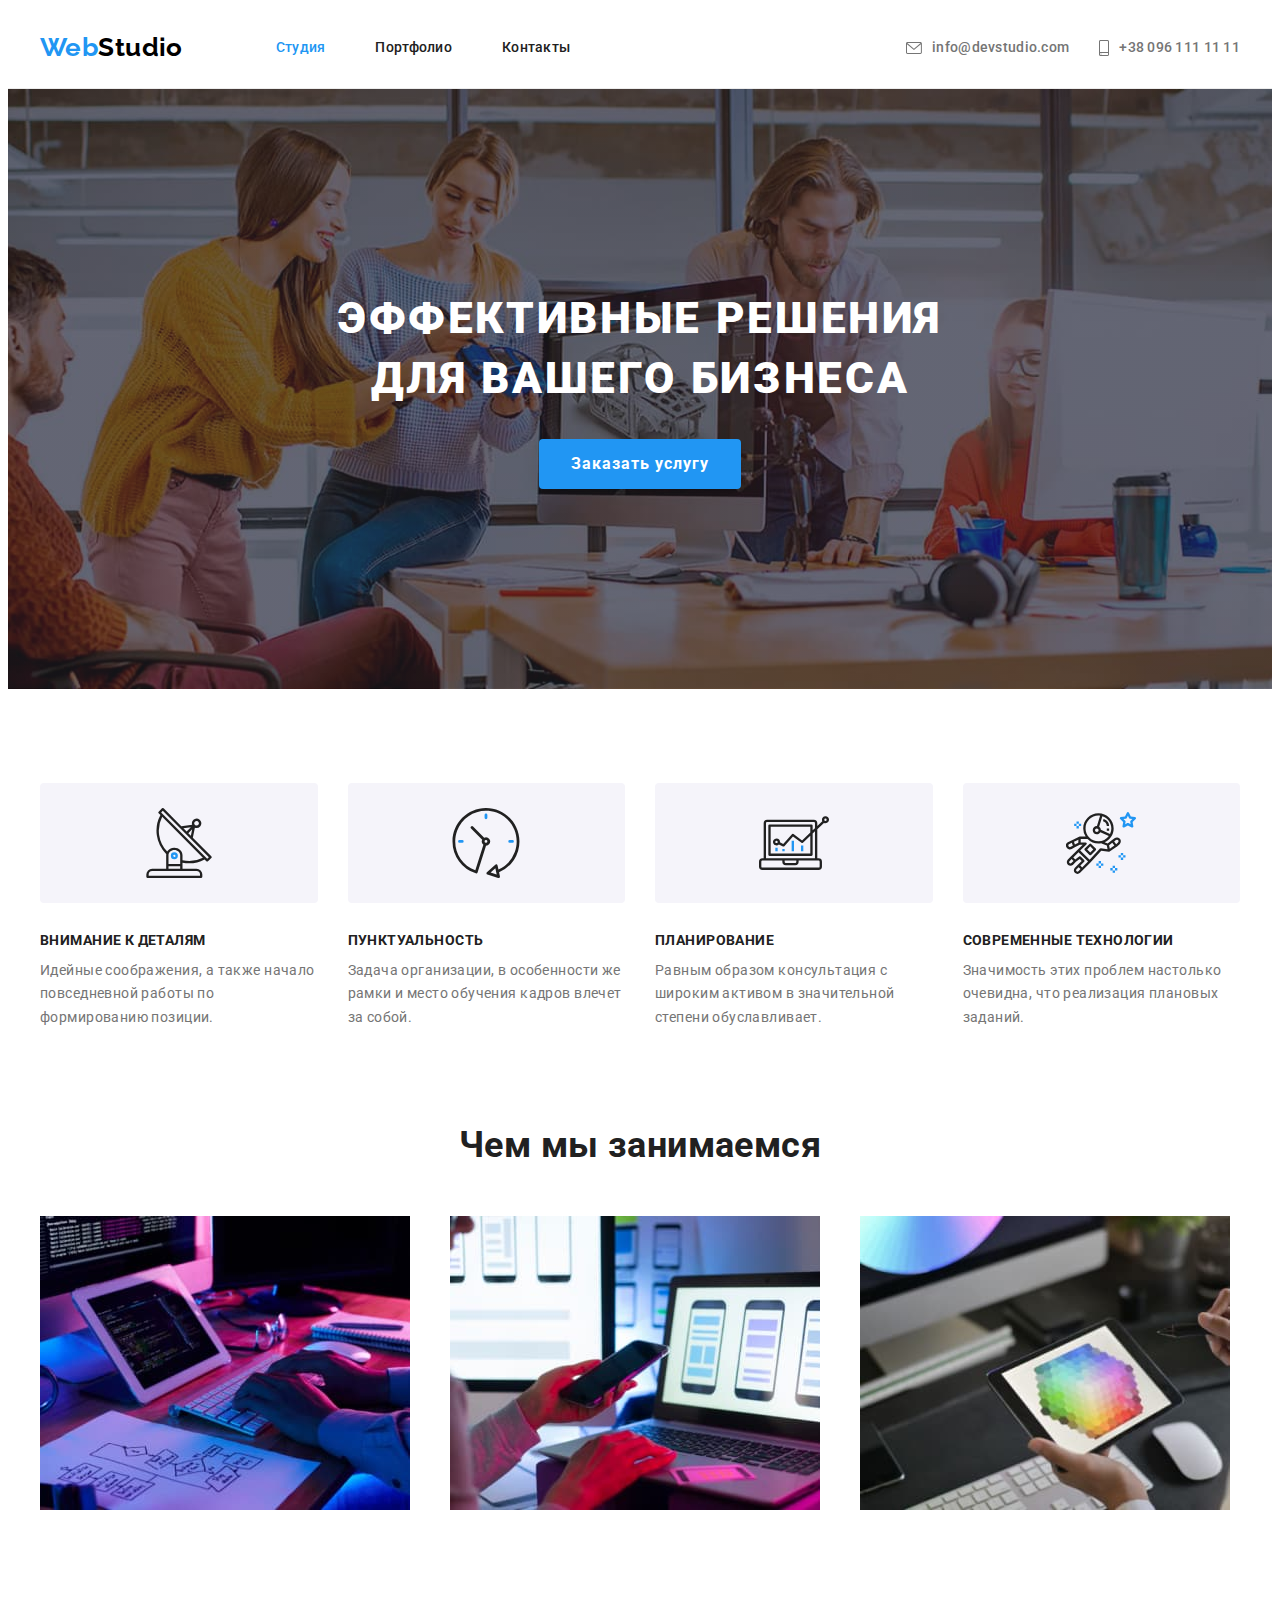
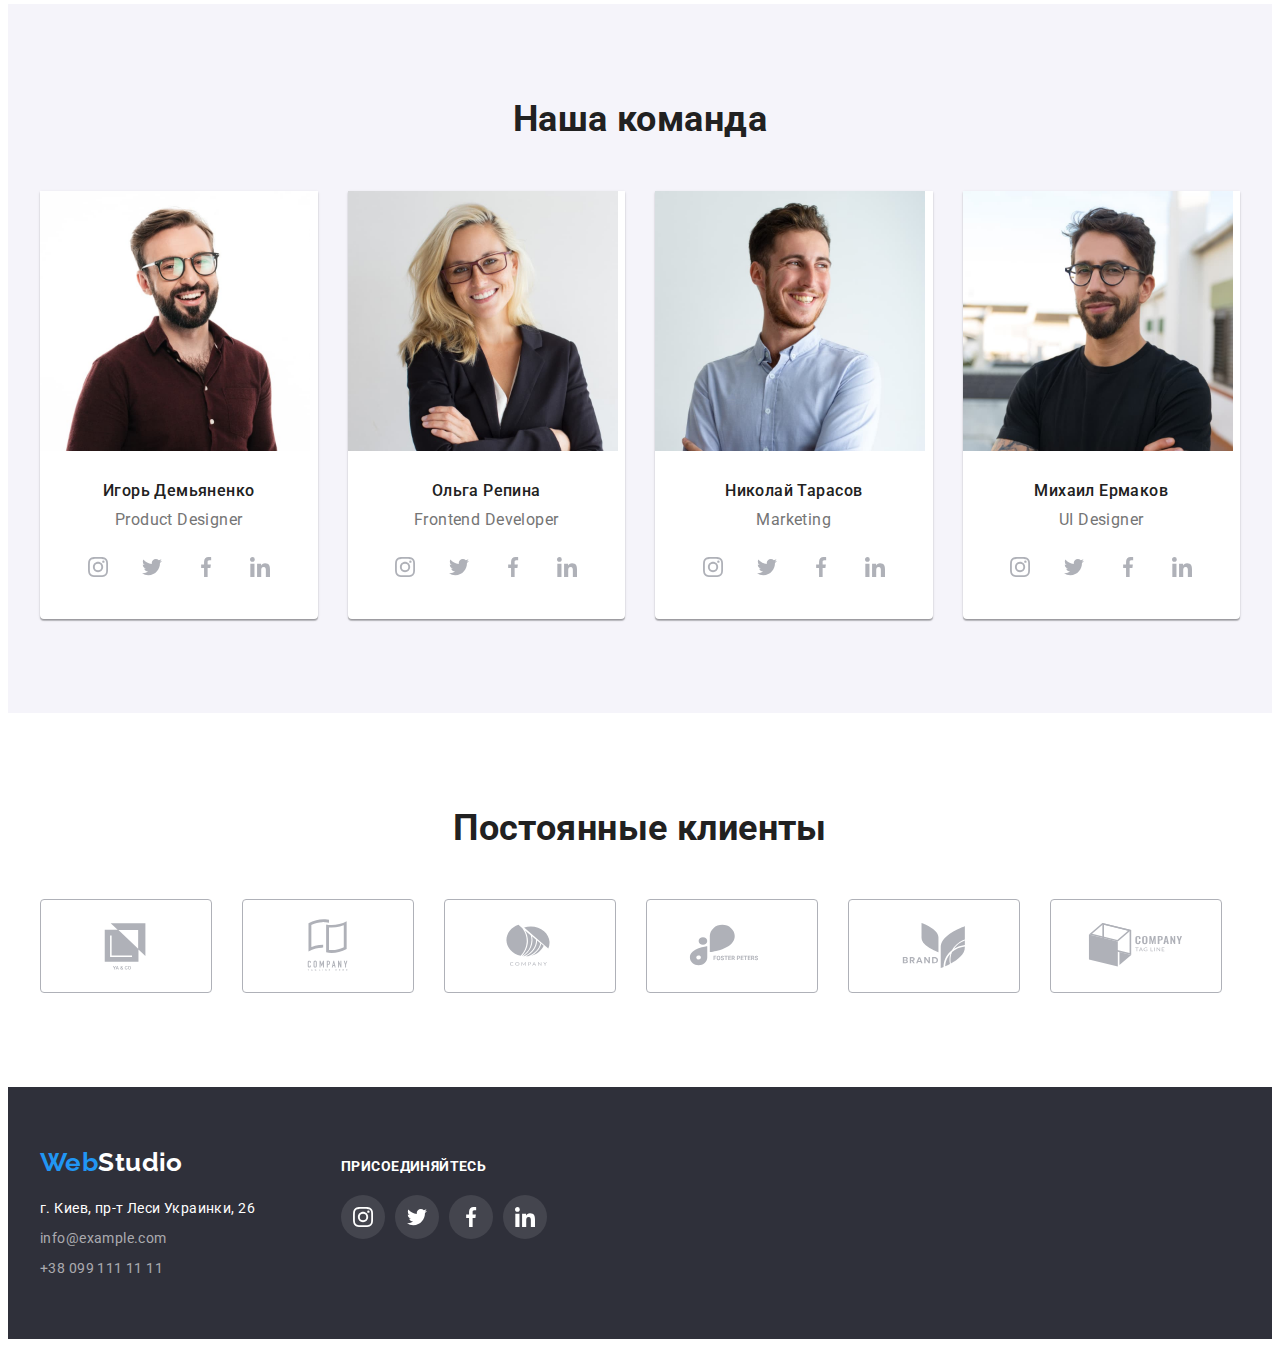
<file: index.html>
<!DOCTYPE html>
<html lang="ru">
  <head>
    <meta charset="UTF-8" />
    <meta http-equiv="X-UA-Compatible" content="IE=edge" />
    <meta name="viewport" content="width=device-width, initial-scale=1.0" />

    <title>Web Studio</title>

    <link rel="preconnect" href="https://fonts.googleapis.com" />
    <link rel="preconnect" href="https://fonts.gstatic.com" crossorigin />
    <link
      href="https://fonts.googleapis.com/css2?family=Raleway:wght@700&family=Roboto:wght@400;500;700;900&display=swap"
      rel="stylesheet"
    />

    <link
      rel="stylesheet"
      href="https://cdnjs.cloudflare.com/ajax/libs/modern-normalize/1.1.0/modern-normalize.min.css"
      integrity="sha512-wpPYUAdjBVSE4KJnH1VR1HeZfpl1ub8YT/NKx4PuQ5NmX2tKuGu6U/JRp5y+Y8XG2tV+wKQpNHVUX03MfMFn9Q=="
      crossorigin="anonymous"
      referrerpolicy="no-referrer"
    />
    <link rel="stylesheet" href="./css/styles.css" />
  </head>

  <body>
    <!-- Page header  -->
    <header class="page-header">
      <div class="page-header-inner container">
        <nav class="main-nav">
          <a class="header-logo logo link" href="./index.html"
            ><span class="accent-color">Web</span>Studio</a
          >
          <ul class="site-nav list">
            <li class="site-nav-item">
              <a class="site-nav-link link current" href="./index.html">Студия</a>
            </li>

            <li class="site-nav-item">
              <a class="site-nav-link link" href="./portfolio.html">Портфолио</a>
            </li>

            <li class="site-nav-item">
              <a class="site-nav-link link" href="">Контакты</a>
            </li>
          </ul>
        </nav>

        <ul class="header-contacts list">
          <li class="header-contacts-item">
            <a class="header-contacts-link link" href="mailto:info@devstudio.com">
              <svg class="header-contacts-icon" width="16" height="12">
                <use href="./images/sprite.svg#envelope"></use>
              </svg>
              info@devstudio.com</a
            >
          </li>

          <li class="header-contacts-item">
            <a class="header-contacts-link link" href="tel:+380961111111">
              <svg class="header-contacts-icon" width="10" height="16">
                <use href="./images/sprite.svg#smartphone"></use>
              </svg>
              +38 096 111 11 11</a
            >
          </li>
        </ul>
      </div>
    </header>

    <main>
      <!-- Section hero -->
      <section class="section-hero">
        <div class="container-hero">
          <h1 class="hero-title">Эффективные решения для вашего бизнеса</h1>
          <button class="hero-button" type="button">Заказать услугу</button>
        </div>
      </section>

      <!-- Section features -->
      <section class="section-features section">
        <div class="container">
          <h2 class="visually-hidden">Наши особенности</h2>
          <ul class="features-list list">
            <li class="features-item">
              <div class="fetures-thumb">
                <svg class="features-icon" width="70" height="70">
                  <use href="./images/sprite.svg#antenna"></use>
                </svg>
              </div>
              <h3 class="features-title">Внимание к деталям</h3>
              <p class="features-description">
                Идейные соображения, а также начало повседневной работы по формированию позиции.
              </p>
            </li>

            <li class="features-item">
              <div class="fetures-thumb">
                <svg class="features-icon" width="70" height="70">
                  <use href="./images/sprite.svg#clock"></use>
                </svg>
              </div>
              <h3 class="features-title">Пунктуальность</h3>
              <p class="features-description">
                Задача организации, в особенности же рамки и место обучения кадров влечет за собой.
              </p>
            </li>

            <li class="features-item">
              <div class="fetures-thumb">
                <svg class="features-icon" width="70" height="70">
                  <use href="./images/sprite.svg#diagram"></use>
                </svg>
              </div>
              <h3 class="features-title">Планирование</h3>
              <p class="features-description">
                Равным образом консультация с широким активом в значительной степени обуславливает.
              </p>
            </li>

            <li class="features-item">
              <div class="fetures-thumb">
                <svg class="features-icon" width="70" height="70">
                  <use href="./images/sprite.svg#astronaut"></use>
                </svg>
              </div>
              <h3 class="features-title">Современные технологии</h3>
              <p class="features-description">
                Значимость этих проблем настолько очевидна, что реализация плановых заданий.
              </p>
            </li>
          </ul>
        </div>
      </section>

      <!-- Section working -->
      <section class="section-working section">
        <div class="container">
          <h2 class="section-title">Чем мы занимаемся</h2>
          <ul class="working-list list">
            <li class="working-item">
              <img
                src="./images/work1.jpg"
                alt="Написание кода для десктопного приложения"
                width="370"
                height="294"
              />
            </li>

            <li class="working-item">
              <img
                src="./images/work2.jpg"
                alt="Разработка мобильного приложения"
                width="370"
                height="294"
              />
            </li>

            <li class="working-item">
              <img
                src="./images/work3.jpg"
                alt="Подбор цвета на палитре"
                width="370"
                height="294"
              />
            </li>
          </ul>
        </div>
      </section>

      <!-- Section team -->
      <section class="section-team section">
        <div class="container">
          <h2 class="section-title">Наша команда</h2>
          <ul class="team-card-list list">
            <li class="team-card-item">
              <img
                src="./images/team-mate1.jpg"
                alt="Фото Игоря Демьяненко"
                width="270"
                height="260"
              />

              <div class="team-card-content">
                <h3 class="team-card-name">Игорь Демьяненко</h3>
                <p class="team-card-description" lang="en">Product Designer</p>

                <ul class="social-list list">
                  <li class="social-item">
                    <a
                      class="team-social-link social-link"
                      href=""
                      target="_blank"
                      rel="noopener noreferrer"
                    >
                      <svg class="social-icon" width="20" height="20" aria-label="instagram">
                        <use href="./images/sprite.svg#instagram"></use>
                      </svg>
                    </a>
                  </li>

                  <li class="social-item">
                    <a
                      class="team-social-link social-link"
                      href=""
                      target="_blank"
                      rel="noopener noreferrer"
                    >
                      <svg class="social-icon" width="20" height="20" aria-label="twitter">
                        <use href="./images/sprite.svg#twitter"></use>
                      </svg>
                    </a>
                  </li>

                  <li class="social-item">
                    <a
                      class="team-social-link social-link"
                      href=""
                      target="_blank"
                      rel="noopener noreferrer"
                    >
                      <svg class="social-icon" width="20" height="20" aria-label="facebook">
                        <use href="./images/sprite.svg#facebook"></use>
                      </svg>
                    </a>
                  </li>

                  <li class="social-item">
                    <a
                      class="team-social-link social-link"
                      href=""
                      target="_blank"
                      rel="noopener noreferrer"
                    >
                      <svg class="social-icon" width="20" height="20" aria-label="linkedin">
                        <use href="./images/sprite.svg#linkedin"></use>
                      </svg>
                    </a>
                  </li>
                </ul>
              </div>
            </li>

            <li class="team-card-item">
              <img
                src="./images/team-mate2.jpg"
                alt="Фото Ольги Репиной"
                width="270"
                height="260"
              />

              <div class="team-card-content">
                <h3 class="team-card-name">Ольга Репина</h3>
                <p class="team-card-description" lang="en">Frontend Developer</p>

                <ul class="social-list list">
                  <li class="social-item">
                    <a
                      class="team-social-link social-link"
                      href=""
                      target="_blank"
                      rel="noopener noreferrer"
                    >
                      <svg class="social-icon" width="20" height="20" aria-label="instagram">
                        <use href="./images/sprite.svg#instagram"></use>
                      </svg>
                    </a>
                  </li>

                  <li class="social-item">
                    <a
                      class="team-social-link social-link"
                      href=""
                      target="_blank"
                      rel="noopener noreferrer"
                    >
                      <svg class="social-icon" width="20" height="20" aria-label="twitter">
                        <use href="./images/sprite.svg#twitter"></use>
                      </svg>
                    </a>
                  </li>

                  <li class="social-item">
                    <a
                      class="team-social-link social-link"
                      href=""
                      target="_blank"
                      rel="noopener noreferrer"
                    >
                      <svg class="social-icon" width="20" height="20" aria-label="facebook">
                        <use href="./images/sprite.svg#facebook"></use>
                      </svg>
                    </a>
                  </li>

                  <li class="social-item">
                    <a
                      class="team-social-link social-link"
                      href=""
                      target="_blank"
                      rel="noopener noreferrer"
                    >
                      <svg class="social-icon" width="20" height="20" aria-label="linkedin">
                        <use href="./images/sprite.svg#linkedin"></use>
                      </svg>
                    </a>
                  </li>
                </ul>
              </div>
            </li>

            <li class="team-card-item">
              <img
                src="./images/team-mate3.jpg"
                alt="Фото Николая Тарасова"
                width="270"
                height="260"
              />

              <div class="team-card-content">
                <h3 class="team-card-name">Николай Тарасов</h3>
                <p class="team-card-description" lang="en">Marketing</p>

                <ul class="social-list list">
                  <li class="social-item">
                    <a
                      class="team-social-link social-link"
                      href=""
                      target="_blank"
                      rel="noopener noreferrer"
                    >
                      <svg class="social-icon" width="20" height="20" aria-label="instagram">
                        <use href="./images/sprite.svg#instagram"></use>
                      </svg>
                    </a>
                  </li>

                  <li class="social-item">
                    <a
                      class="team-social-link social-link"
                      href=""
                      target="_blank"
                      rel="noopener noreferrer"
                    >
                      <svg class="social-icon" width="20" height="20" aria-label="twitter">
                        <use href="./images/sprite.svg#twitter"></use>
                      </svg>
                    </a>
                  </li>

                  <li class="social-item">
                    <a
                      class="team-social-link social-link"
                      href=""
                      target="_blank"
                      rel="noopener noreferrer"
                    >
                      <svg class="social-icon" width="20" height="20" aria-label="facebook">
                        <use href="./images/sprite.svg#facebook"></use>
                      </svg>
                    </a>
                  </li>

                  <li class="social-item">
                    <a
                      class="team-social-link social-link"
                      href=""
                      target="_blank"
                      rel="noopener noreferrer"
                    >
                      <svg class="social-icon" width="20" height="20" aria-label="linkedin">
                        <use href="./images/sprite.svg#linkedin"></use>
                      </svg>
                    </a>
                  </li>
                </ul>
              </div>
            </li>

            <li class="team-card-item">
              <img
                src="./images/team-mate4.jpg"
                alt="Фото Михаила Ермакова"
                width="270"
                height="260"
              />

              <div class="team-card-content">
                <h3 class="team-card-name">Михаил Ермаков</h3>
                <p class="team-card-description" lang="en">UI Designer</p>

                <ul class="social-list list">
                  <li class="social-item">
                    <a
                      class="team-social-link social-link"
                      href=""
                      target="_blank"
                      rel="noopener noreferrer"
                    >
                      <svg class="social-icon" width="20" height="20" aria-label="instagram">
                        <use href="./images/sprite.svg#instagram"></use>
                      </svg>
                    </a>
                  </li>

                  <li class="social-item">
                    <a
                      class="team-social-link social-link"
                      href=""
                      target="_blank"
                      rel="noopener noreferrer"
                    >
                      <svg class="social-icon" width="20" height="20" aria-label="twitter">
                        <use href="./images/sprite.svg#twitter"></use>
                      </svg>
                    </a>
                  </li>

                  <li class="social-item">
                    <a
                      class="team-social-link social-link"
                      href=""
                      target="_blank"
                      rel="noopener noreferrer"
                    >
                      <svg class="social-icon" width="20" height="20" aria-label="facebook">
                        <use href="./images/sprite.svg#facebook"></use>
                      </svg>
                    </a>
                  </li>

                  <li class="social-item">
                    <a
                      class="team-social-link social-link"
                      href=""
                      target="_blank"
                      rel="noopener noreferrer"
                    >
                      <svg class="social-icon" width="20" height="20" aria-label="linkedin">
                        <use href="./images/sprite.svg#linkedin"></use>
                      </svg>
                    </a>
                  </li>
                </ul>
              </div>
            </li>
          </ul>
        </div>
      </section>

      <!-- Section clients -->
      <section class="section-clients section">
        <div class="container">
          <h2 class="section-title">Постоянные клиенты</h2>

          <ul class="clients-list list">
            <li class="clients-item">
              <a class="clients-link" href="" target="_blank" rel="noopener noreferrer"
                ><svg class="clients-icon" width="106" height="60">
                  <use href="./images/sprite.svg#client1"></use>
                </svg>
              </a>
            </li>

            <li class="clients-item">
              <a class="clients-link" href="" target="_blank" rel="noopener noreferrer"
                ><svg class="clients-icon" width="106" height="60">
                  <use href="./images/sprite.svg#client2"></use>
                </svg>
              </a>
            </li>

            <li class="clients-item">
              <a class="clients-link" href="" target="_blank" rel="noopener noreferrer"
                ><svg class="clients-icon" width="106" height="60">
                  <use href="./images/sprite.svg#client3"></use>
                </svg>
              </a>
            </li>

            <li class="clients-item">
              <a class="clients-link" href="" target="_blank" rel="noopener noreferrer"
                ><svg class="clients-icon" width="106" height="60">
                  <use href="./images/sprite.svg#client4"></use>
                </svg>
              </a>
            </li>

            <li class="clients-item">
              <a class="clients-link" href="" target="_blank" rel="noopener noreferrer"
                ><svg class="clients-icon" width="106" height="60">
                  <use href="./images/sprite.svg#client5"></use>
                </svg>
              </a>
            </li>

            <li class="clients-item">
              <a class="clients-link" href="" target="_blank" rel="noopener noreferrer"
                ><svg class="clients-icon" width="106" height="60">
                  <use href="./images/sprite.svg#client6"></use>
                </svg>
              </a>
            </li>
          </ul>
        </div>
      </section>
    </main>

    <!-- Page footer -->
    <footer class="page-footer">
      <div class="footer-container container">
        <div class="footer-address-box">
          <a class="footer-logo logo link" href="./index.html"
            ><span class="accent-color">Web</span>Studio</a
          >

          <address class="footer-address">
            <ul class="footer-address-list list">
              <li class="footer-address-item">
                <a
                  class="footer-address-link link"
                  href="https://goo.gl/maps/VHeJ8xH6MeGUkps48"
                  target="_blank"
                  rel="noopener noreferrer"
                  >г. Киев, пр-т Леси Украинки, 26</a
                >
              </li>

              <li class="footer-address-item">
                <a class="footer-contact-link link" href="mailto:info@example.com"
                  >info@example.com</a
                >
              </li>

              <li class="footer-address-item">
                <a class="footer-contact-link link" href="tel:+380961111111">+38 099 111 11 11</a>
              </li>
            </ul>
          </address>
        </div>

        <div class="footer-social-box">
          <b class="footer-social-title">присоединяйтесь</b>
          <ul class="footer-social-list social-list list">
            <li class="social-item">
              <a
                class="footer-social-link social-link"
                href=""
                target="_blank"
                rel="noopener noreferrer"
              >
                <svg class="social-icon" width="20" height="20" aria-label="instagram">
                  <use href="./images/sprite.svg#instagram"></use>
                </svg>
              </a>
            </li>

            <li class="social-item">
              <a
                class="footer-social-link social-link"
                href=""
                target="_blank"
                rel="noopener noreferrer"
              >
                <svg class="social-icon" width="20" height="20" aria-label="twitter">
                  <use href="./images/sprite.svg#twitter"></use>
                </svg>
              </a>
            </li>

            <li class="social-item">
              <a
                class="footer-social-link social-link"
                href=""
                target="_blank"
                rel="noopener noreferrer"
              >
                <svg class="social-icon" width="20" height="20" aria-label="facebook">
                  <use href="./images/sprite.svg#facebook"></use>
                </svg>
              </a>
            </li>

            <li class="social-item">
              <a
                class="footer-social-link social-link"
                href=""
                target="_blank"
                rel="noopener noreferrer"
              >
                <svg class="social-icon" width="20" height="20" aria-label="linkedin">
                  <use href="./images/sprite.svg#linkedin"></use>
                </svg>
              </a>
            </li>
          </ul>
        </div>
      </div>
    </footer>
  </body>
</html>
</file>
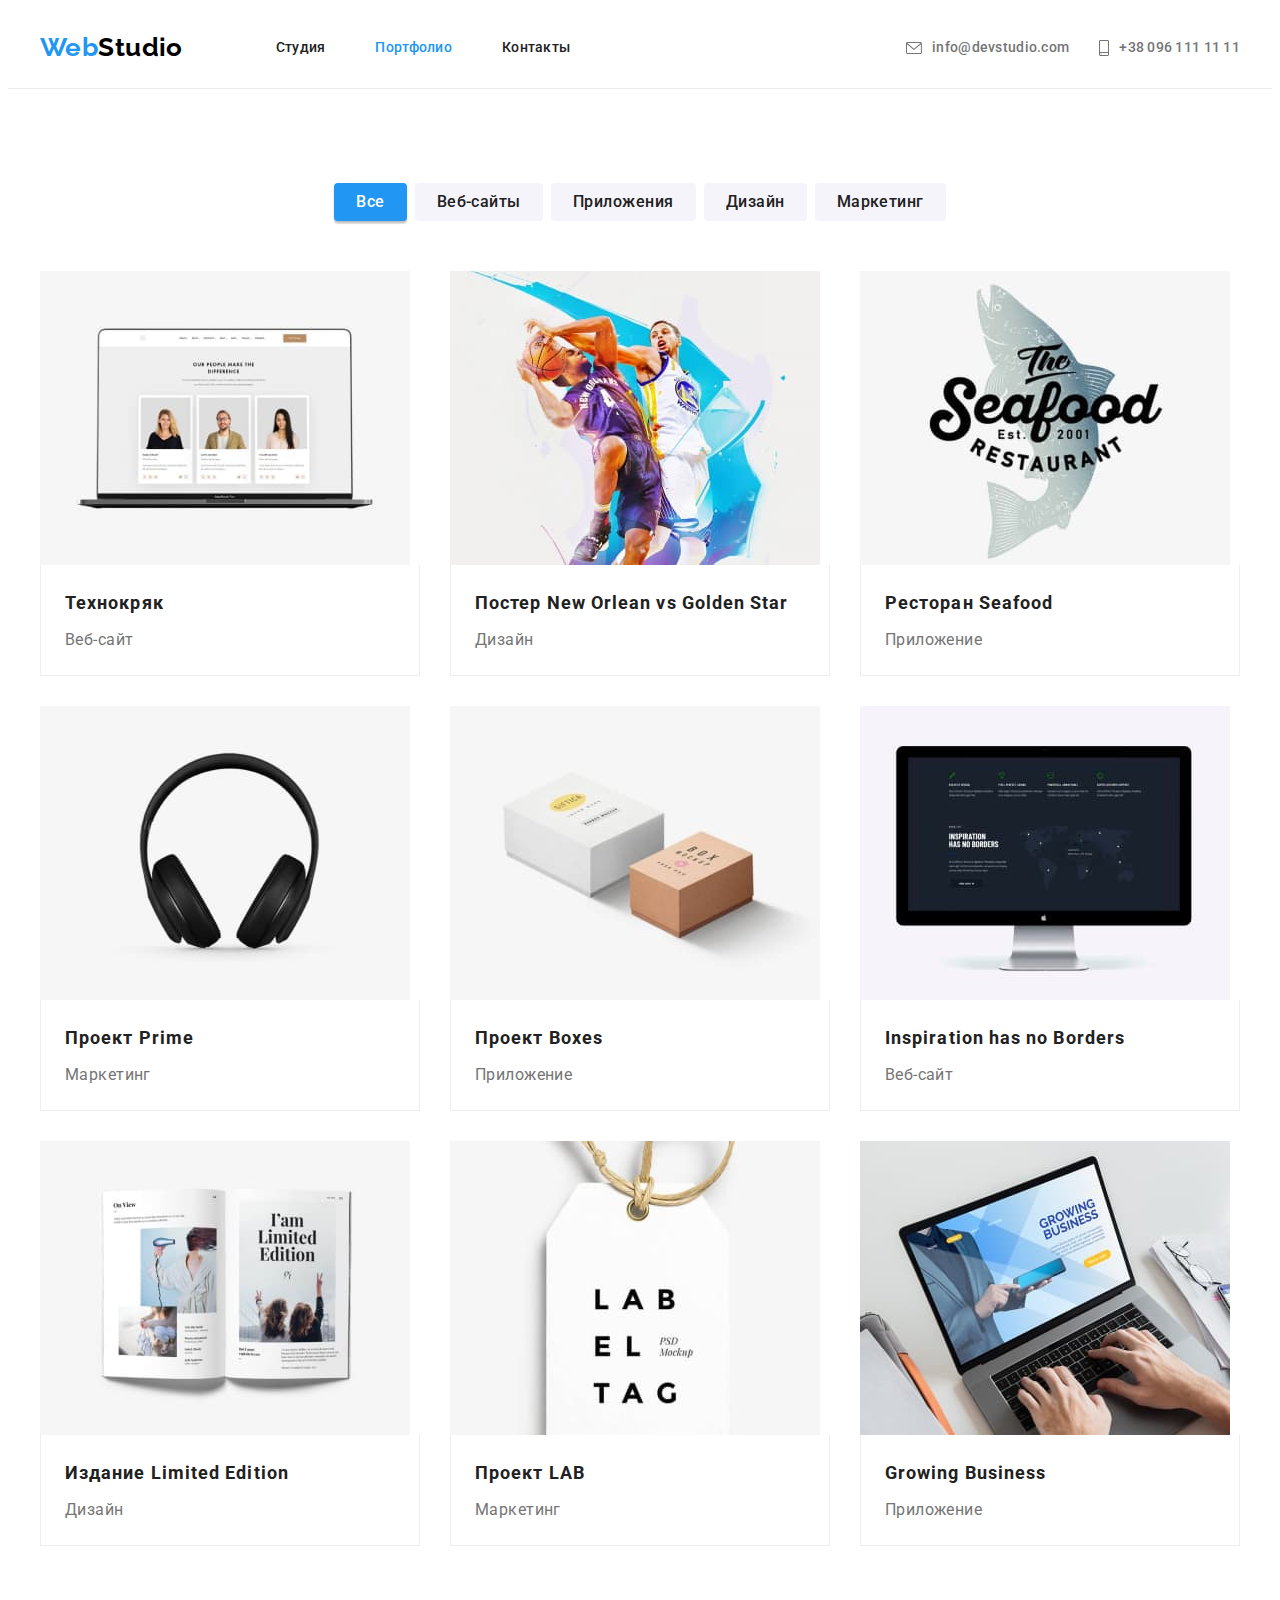
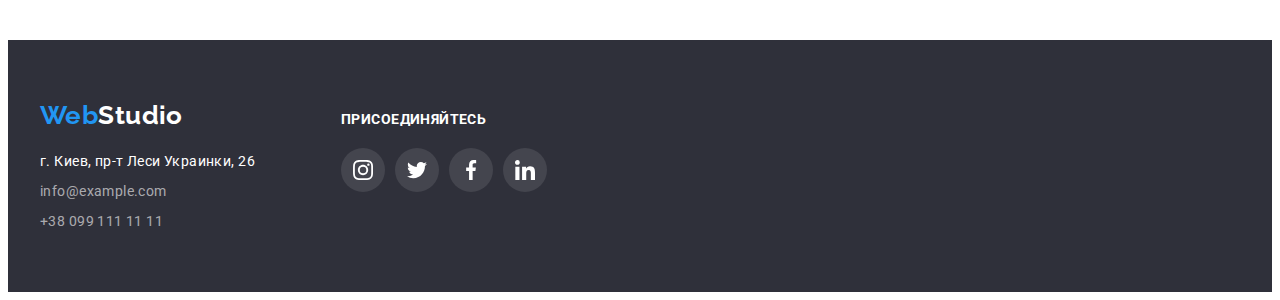
<file: portfolio.html>
<!DOCTYPE html>
<html lang="ru">
  <head>
    <meta charset="UTF-8" />
    <meta http-equiv="X-UA-Compatible" content="IE=edge" />
    <meta name="viewport" content="width=device-width, initial-scale=1.0" />

    <title>Web Studio</title>

    <link rel="preconnect" href="https://fonts.googleapis.com" />
    <link rel="preconnect" href="https://fonts.gstatic.com" crossorigin />
    <link
      href="https://fonts.googleapis.com/css2?family=Raleway:wght@700&family=Roboto:wght@400;500;700;900&display=swap"
      rel="stylesheet"
    />

    <link
      rel="stylesheet"
      href="https://cdnjs.cloudflare.com/ajax/libs/modern-normalize/1.1.0/modern-normalize.min.css"
      integrity="sha512-wpPYUAdjBVSE4KJnH1VR1HeZfpl1ub8YT/NKx4PuQ5NmX2tKuGu6U/JRp5y+Y8XG2tV+wKQpNHVUX03MfMFn9Q=="
      crossorigin="anonymous"
      referrerpolicy="no-referrer"
    />
    <link rel="stylesheet" href="./css/styles.css" />
  </head>

  <body>
    <!-- Page header  -->
    <header class="page-header">
      <div class="page-header-inner container">
        <nav class="main-nav">
          <a class="header-logo logo link" href="./index.html"
            ><span class="accent-color">Web</span>Studio</a
          >
          <ul class="site-nav list">
            <li class="site-nav-item">
              <a class="site-nav-link link" href="./index.html">Студия</a>
            </li>

            <li class="site-nav-item">
              <a class="site-nav-link link current" href="./portfolio.html">Портфолио</a>
            </li>

            <li class="site-nav-item">
              <a class="site-nav-link link" href="">Контакты</a>
            </li>
          </ul>
        </nav>

        <ul class="header-contacts list">
          <li class="header-contacts-item">
            <a class="header-contacts-link link" href="mailto:info@devstudio.com">
              <svg class="header-contacts-icon" width="16" height="12">
                <use href="./images/sprite.svg#envelope"></use>
              </svg>
              info@devstudio.com</a
            >
          </li>

          <li class="header-contacts-item">
            <a class="header-contacts-link link" href="tel:+380961111111">
              <svg class="header-contacts-icon" width="10" height="16">
                <use href="./images/sprite.svg#smartphone"></use>
              </svg>
              +38 096 111 11 11</a
            >
          </li>
        </ul>
      </div>
    </header>

    <main>
      <section class="section-portfolio section">
        <div class="portfolio-container container">
          <h1 class="visually-hidden">Наши работы</h1>

          <!-- Filter -->
          <ul class="filter-list list">
            <li class="filter-item">
              <button class="filter-btn is-active" type="button" data-filter="all">Все</button>
            </li>
            <li class="filter-item">
              <button class="filter-btn" type="button" data-filter="website">Веб-сайты</button>
            </li>
            <li class="filter-item">
              <button class="filter-btn" type="button" data-filter="apps">Приложения</button>
            </li>
            <li class="filter-item">
              <button class="filter-btn" type="button" data-filter="design">Дизайн</button>
            </li>
            <li class="filter-item">
              <button class="filter-btn" type="button" data-filter="marketing">Маркетинг</button>
            </li>
          </ul>

          <!-- Gallery -->
          <ul class="card-set-list list">
            <li class="card-set-item website">
              <a class="card-set-link link" href="">
                <div class="card-set-thumb">
                  <img
                    src="./images/img-portfolio1.jpg"
                    alt="Веб-сайт на экране ноутбука"
                    width="370"
                    height="294"
                  />
                </div>

                <div class="card-set-content">
                  <h2 class="card-set-title">Технокряк</h2>
                  <p class="card-set-description">Веб-сайт</p>
                </div>
              </a>
            </li>

            <li class="card-set-item design">
              <a class="card-set-link link" href="">
                <div class="card-set-thumb">
                  <img
                    src="./images/img-portfolio2.jpg"
                    alt="Баскетболисты с мячем"
                    width="370"
                    height="294"
                  />
                </div>

                <div class="card-set-content">
                  <h2 class="card-set-title">
                    Постер <span lang="en">New Orlean vs Golden Star</span>
                  </h2>
                  <p class="card-set-description">Дизайн</p>
                </div>
              </a>
            </li>

            <li class="card-set-item apps">
              <a class="card-set-link link" href="">
                <div class="card-set-thumb">
                  <img
                    src="./images/img-portfolio3.jpg"
                    alt="Логотип ресторана Seafood"
                    width="370"
                    height="294"
                  />
                </div>

                <div class="card-set-content">
                  <h2 class="card-set-title">Ресторан <span lang="en">Seafood</span></h2>
                  <p class="card-set-description">Приложение</p>
                </div>
              </a>
            </li>

            <li class="card-set-item marketing">
              <a class="card-set-link link" href="">
                <div class="card-set-thumb">
                  <img src="./images/img-portfolio4.jpg" alt="Наушники" width="370" height="294" />
                </div>

                <div class="card-set-content">
                  <h2 class="card-set-title">Проект <span lang="en">Prime</span></h2>
                  <p class="card-set-description">Маркетинг</p>
                </div>
              </a>
            </li>

            <li class="card-set-item apps">
              <a class="card-set-link link" href="">
                <div class="card-set-thumb">
                  <img
                    src="./images/img-portfolio5.jpg"
                    alt="Две коробки"
                    width="370"
                    height="294"
                  />
                </div>

                <div class="card-set-content">
                  <h2 class="card-set-title">Проект <span lang="en">Boxes</span></h2>
                  <p class="card-set-description">Приложение</p>
                </div>
              </a>
            </li>

            <li class="card-set-item website">
              <a class="card-set-link link" href="">
                <div class="card-set-thumb">
                  <img
                    src="./images/img-portfolio6.jpg"
                    alt="Веб-сайт на экране монитора"
                    width="370"
                    height="294"
                  />
                </div>

                <div class="card-set-content">
                  <h2 class="card-set-title" lang="en">Inspiration has no Borders</h2>
                  <p class="card-set-description">Веб-сайт</p>
                </div>
              </a>
            </li>

            <li class="card-set-item design">
              <a class="card-set-link link" href="">
                <div class="card-set-thumb">
                  <img
                    src="./images/img-portfolio7.jpg"
                    alt="Открытый журнал"
                    width="370"
                    height="294"
                  />
                </div>

                <div class="card-set-content">
                  <h2 class="card-set-title">Издание <span lang="en">Limited Edition</span></h2>
                  <p class="card-set-description">Дизайн</p>
                </div>
              </a>
            </li>

            <li class="card-set-item marketing">
              <a class="card-set-link link" href="">
                <div class="card-set-thumb">
                  <img src="./images/img-portfolio8.jpg" alt="Бирка" width="370" height="294" />
                </div>

                <div class="card-set-content">
                  <h2 class="card-set-title">Проект <span lang="en">LAB</span></h2>
                  <p class="card-set-description">Маркетинг</p>
                </div>
              </a>
            </li>

            <li class="card-set-item apps">
              <a class="card-set-link link" href="">
                <div class="card-set-thumb">
                  <img
                    src="./images/img-portfolio9.jpg"
                    alt="Приложение на экране ноутбука"
                    width="370"
                    height="294"
                  />
                </div>

                <div class="card-set-content">
                  <h2 class="card-set-title" lang="en">Growing Business</h2>
                  <p class="card-set-description">Приложение</p>
                </div>
              </a>
            </li>
          </ul>
        </div>
      </section>
    </main>

    <!-- Page footer -->
    <footer class="page-footer">
      <div class="footer-container container">
        <div class="footer-address-box">
          <a class="footer-logo logo link" href="./index.html"
            ><span class="accent-color">Web</span>Studio</a
          >

          <address class="footer-address">
            <ul class="footer-address-list list">
              <li class="footer-address-item">
                <a
                  class="footer-address-link link"
                  href="https://goo.gl/maps/VHeJ8xH6MeGUkps48"
                  target="_blank"
                  rel="noopener noreferrer"
                  >г. Киев, пр-т Леси Украинки, 26</a
                >
              </li>

              <li class="footer-address-item">
                <a class="footer-contact-link link" href="mailto:info@example.com"
                  >info@example.com</a
                >
              </li>

              <li class="footer-address-item">
                <a class="footer-contact-link link" href="tel:+380961111111">+38 099 111 11 11</a>
              </li>
            </ul>
          </address>
        </div>

        <div class="footer-social-box">
          <b class="footer-social-title">присоединяйтесь</b>
          <ul class="footer-social-list social-list list">
            <li class="social-item">
              <a
                class="footer-social-link social-link"
                href=""
                target="_blank"
                rel="noopener noreferrer"
              >
                <svg class="social-icon" width="20" height="20" aria-label="instagram">
                  <use href="./images/sprite.svg#instagram"></use>
                </svg>
              </a>
            </li>

            <li class="social-item">
              <a
                class="footer-social-link social-link"
                href=""
                target="_blank"
                rel="noopener noreferrer"
              >
                <svg class="social-icon" width="20" height="20" aria-label="twitter">
                  <use href="./images/sprite.svg#twitter"></use>
                </svg>
              </a>
            </li>

            <li class="social-item">
              <a
                class="footer-social-link social-link"
                href=""
                target="_blank"
                rel="noopener noreferrer"
              >
                <svg class="social-icon" width="20" height="20" aria-label="facebook">
                  <use href="./images/sprite.svg#facebook"></use>
                </svg>
              </a>
            </li>

            <li class="social-item">
              <a
                class="footer-social-link social-link"
                href=""
                target="_blank"
                rel="noopener noreferrer"
              >
                <svg class="social-icon" width="20" height="20" aria-label="linkedin">
                  <use href="./images/sprite.svg#linkedin"></use>
                </svg>
              </a>
            </li>
          </ul>
        </div>
      </div>
    </footer>

    <script src="./js/filter.js"></script>
  </body>
</html>
</file>
<file: css/styles.css>
:root {
  --accent-color: #2196f3;
  --primary-text-color: #757575;
  --secondary-text-color: #212121;
  --title-color: #212121;
  --primary-bg-color: #ffffff;
  --secondary-bg-color: #f5f4fa;
  --card-set-gap: 30px;
}

body {
  font-family: 'Roboto', sans-serif;
  color: var(--primary-text-color);
  font-size: 14px;
  letter-spacing: 0.03em;
}

h1,
h2,
h3,
h4,
p {
  margin: 0;
}

img {
  display: block;
  max-width: 100%;
  height: auto;
}
/* Utilities
==================================== */
.link {
  text-decoration: none;
}

.list {
  margin: 0;
  padding: 0;
  list-style: none;
}

.visually-hidden {
  position: absolute;
  width: 1px;
  height: 1px;
  margin: -1px;
  border: 0;
  padding: 0;
  clip: rect(0 0 0 0);
  overflow: hidden;
}

/* сommon
===================================== */
.section {
  padding-top: 94px;
  padding-bottom: 94px;

  background-color: var(--primary-bg-color);
}

.container {
  width: 1200px;
  padding-left: 15px;
  padding-right: 15px;
  margin: 0 auto;
}

.section-title {
  margin-bottom: 50px;

  color: var(--title-color);
  font-size: 36px;
  line-height: 1.17;
  text-align: center;
}

/* site logo */

.logo {
  display: inline-block;

  color: #000000;
  font-family: 'Raleway', sans-serif;
  font-weight: 700;
  font-size: 26px;
  line-height: 1.19;
}

.logo .accent-color {
  color: var(--accent-color);
}

/* social block */

.social-list {
  display: flex;
  justify-content: center;
}

.social-item:not(:last-child) {
  margin-right: 10px;
}

.social-link {
  display: flex;
  justify-content: center;
  align-items: center;
  width: 44px;
  height: 44px;
  border-radius: 50%;
}

.social-link:hover,
.social-link:focus {
  background-color: var(--accent-color);
  color: #ffffff;
}

.social-icon {
  fill: currentColor;
}

/* Page-header
================================== */

.page-header {
  border-bottom: 1px solid #ececec;

  background-color: var(--primary-bg-color);
}

.page-header-inner {
  display: flex;
  align-items: center;
}

.main-nav {
  display: flex;
  align-items: center;
}

.header-logo {
  padding-top: 24px;
  padding-bottom: 25px;
}

.site-nav {
  display: flex;
  align-items: center;
  margin-left: 93px;
}

.header-contacts {
  display: flex;
  align-items: center;
  margin-left: auto;
}

.site-nav-item:not(:last-child) {
  margin-right: 50px;
}

.header-contacts-item:not(:last-child) {
  margin-right: 30px;
}

.header-contacts-link,
.site-nav-link {
  display: block;
  padding-top: 32px;
  padding-bottom: 32px;

  font-weight: 500;
  line-height: 1.14;
  letter-spacing: 0.02em;
}

.site-nav-link {
  color: var(--secondary-text-color);
}

.header-contacts-link {
  display: flex;
  align-items: center;
  color: var(--primary-text-color);
}

.header-contacts-icon {
  margin-right: 10px;

  fill: currentColor;
}

.current,
.site-nav-link:hover,
.site-nav-link:focus,
.header-contacts-link:hover,
.header-contacts-link:focus {
  color: var(--accent-color);
}

/* Section hero
================================== */

.section-hero {
  background-color: #2f303a;
  text-align: center;
}

.container-hero {
  max-width: 1600px;
  margin: 0 auto;
  padding-top: 200px;
  padding-bottom: 200px;

  background-image: linear-gradient(rgba(47, 48, 58, 0.4), rgba(47, 48, 58, 0.4)),
    url(../images/hero-bg.jpg);
  background-repeat: no-repeat;
  background-size: cover;
  background-position: center;
}

.hero-title {
  width: 696px;
  margin-left: auto;
  margin-right: auto;
  margin-bottom: 30px;

  color: #ffffff;
  font-weight: 900;
  font-size: 44px;
  line-height: 1.36;
  letter-spacing: 0.06em;
  text-transform: uppercase;
}

.hero-button {
  padding: 10px 32px;
  border: none;
  border-radius: 4px;

  background-color: var(--accent-color);
  color: #ffffff;
  font-family: inherit;
  font-weight: 700;
  font-size: 16px;
  line-height: 1.87;
  letter-spacing: 0.06em;

  cursor: pointer;
  box-shadow: 0px 4px 4px rgba(0, 0, 0, 0.15);
}

.hero-button:hover,
.hero-button:focus {
  background-color: #188ce8;
}

.hero-button:active {
  box-shadow: inset 0px 4px 4px rgba(0, 0, 0, 0.15);
}

/* Section features
================================== */

.features-list {
  display: flex;
  flex-wrap: wrap;
  margin-left: -30px;
  margin-top: -30px;
}

.features-item {
  width: calc(100% / 4 - 30px);
  margin-left: 30px;
  margin-top: 30px;
}

.fetures-thumb {
  display: flex;
  justify-content: center;
  align-items: center;
  height: 120px;
  margin-bottom: 30px;
  border-radius: 4px;

  background-color: #f5f4fa;
}

.features-title {
  margin-bottom: 10px;

  color: var(--title-color);
  font-size: 14px;
  line-height: 1.14;
  text-transform: uppercase;
}

.features-description {
  line-height: 1.71;
}

/* Section working
================================== */
.section-working {
  padding-top: 0;
}

.working-list {
  display: flex;
  flex-wrap: wrap;
  margin-top: -30px;
  margin-left: -30px;
}

.working-item {
  width: calc(100% / 3 - 30px);
  margin-top: 30px;
  margin-left: 30px;
}

/* Section team
================================== */

.section-team {
  background-color: var(--secondary-bg-color);
}

.team-card-list {
  display: flex;
  flex-wrap: wrap;
  margin-top: -30px;
  margin-left: -30px;
}

.team-card-item {
  width: calc(100% / 4 - 30px);
  margin-top: 30px;
  margin-left: 30px;
  border-radius: 0 0 4px 4px;

  background-color: #ffffff;

  box-shadow: 0px 1px 3px rgba(0, 0, 0, 0.12), 0px 1px 1px rgba(0, 0, 0, 0.14),
    0px 2px 1px rgba(0, 0, 0, 0.2);
}

.team-card-content {
  padding: 30px 32px;

  text-align: center;
}

.team-card-name {
  margin-bottom: 10px;

  color: var(--secondary-text-color);
  font-weight: 500;
  font-size: 16px;
  line-height: 1.19;
}

.team-card-description {
  margin-bottom: 16px;

  font-size: 16px;
  line-height: 1.19;
}

.team-social-link {
  color: #afb1b8;
}

/* Clients
================================== */

.clients-list {
  display: flex;
}

.clients-item:not(:last-child) {
  margin-right: 30px;
}

.clients-link {
  color: #afb1b8;

  display: flex;
  justify-content: center;
  align-items: center;
  width: 170px;
  height: 92px;
  border: 1px solid;
  border-radius: 4px;
}

.clients-link:hover,
.clients-link:focus {
  color: var(--accent-color);
}

.clients-icon {
  fill: currentColor;
}

/* Portfolio
================================== */

/* Filter button
================================== */

.filter-list {
  display: flex;
  justify-content: center;
  margin-bottom: 50px;
}

.filter-item:not(:last-child) {
  margin-right: 8px;
}

.filter-btn {
  padding: 6px 22px;
  border: none;
  border-radius: 4px;

  background-color: #f5f4fa;
  color: var(--secondary-text-color);
  font-family: inherit;
  font-weight: 500;
  font-size: 16px;
  line-height: 1.62;
  letter-spacing: 0.03em;

  cursor: pointer;
}

.is-active,
.filter-btn:hover,
.filter-btn:focus {
  color: #ffffff;
  background-color: var(--accent-color);
  box-shadow: 0px 3px 1px rgba(0, 0, 0, 0.1), 0px 1px 2px rgba(0, 0, 0, 0.08),
    0px 2px 2px rgba(0, 0, 0, 0.12);
}

.filter-btn:active {
  box-shadow: inset 0px 3px 1px rgba(0, 0, 0, 0.1), 0px 1px 2px rgba(0, 0, 0, 0.08),
    0px 2px 2px rgba(0, 0, 0, 0.12);
}

/* Gallery
================================== */

.card-set-list {
  display: flex;
  flex-wrap: wrap;
  margin-top: calc(-1 * var(--card-set-gap));
  margin-left: calc(-1 * var(--card-set-gap));
}

.card-set-item {
  width: calc(100% / 3 - var(--card-set-gap));
  margin-left: var(--card-set-gap);
  margin-top: var(--card-set-gap);

  background-color: #ffffff;
}

.card-set-link {
  display: flex;
  flex-direction: column;
  height: 100%;
}

.card-set-link:hover,
.card-set-link:focus {
  box-shadow: 0px 1px 1px rgba(0, 0, 0, 0.12), 0px 4px 4px rgba(0, 0, 0, 0.06),
    1px 4px 6px rgba(0, 0, 0, 0.16);
}

.card-set-content {
  flex-grow: 1;
  padding: 20px 24px;
  border: 1px solid #eeeeee;
  border-top: none;
}

.card-set-title {
  margin-bottom: 4px;

  color: var(--title-color);
  font-size: 18px;
  line-height: 2;
  letter-spacing: 0.06em;
}

.card-set-description {
  color: var(--primary-text-color);
  font-size: 16px;
  line-height: 1.87;
}

/* Page footer
================================== */

.page-footer {
  padding-top: 60px;
  padding-bottom: 60px;

  background-color: #2f303a;
}

.footer-container {
  display: flex;
  align-items: baseline;
}

.footer-address-box {
  width: 231px;
}

.footer-logo {
  margin-bottom: 20px;

  color: #ffffff;
}

.footer-address-item:not(:last-child) {
  margin-bottom: 9px;
}

.footer-contact-link,
.footer-address-link {
  font-style: normal;
  line-height: 1.5;
}

.footer-address-link {
  color: #ffffff;
}

.footer-contact-link {
  color: rgba(255, 255, 255, 0.6);
}

.footer-address-link:hover,
.footer-address-link:focus,
.footer-contact-link:hover,
.footer-contact-link:focus {
  color: var(--accent-color);
}

.footer-social-box {
  width: 206px;
  margin-left: 70px;
}

.footer-social-title {
  display: inline-block;
  margin-bottom: 20px;

  color: #ffffff;
  font-weight: 700;
  line-height: 1.14;
  text-transform: uppercase;
}

.footer-social-link {
  color: #ffffff;
  background-color: rgba(255, 255, 255, 0.1);
}
</file>
